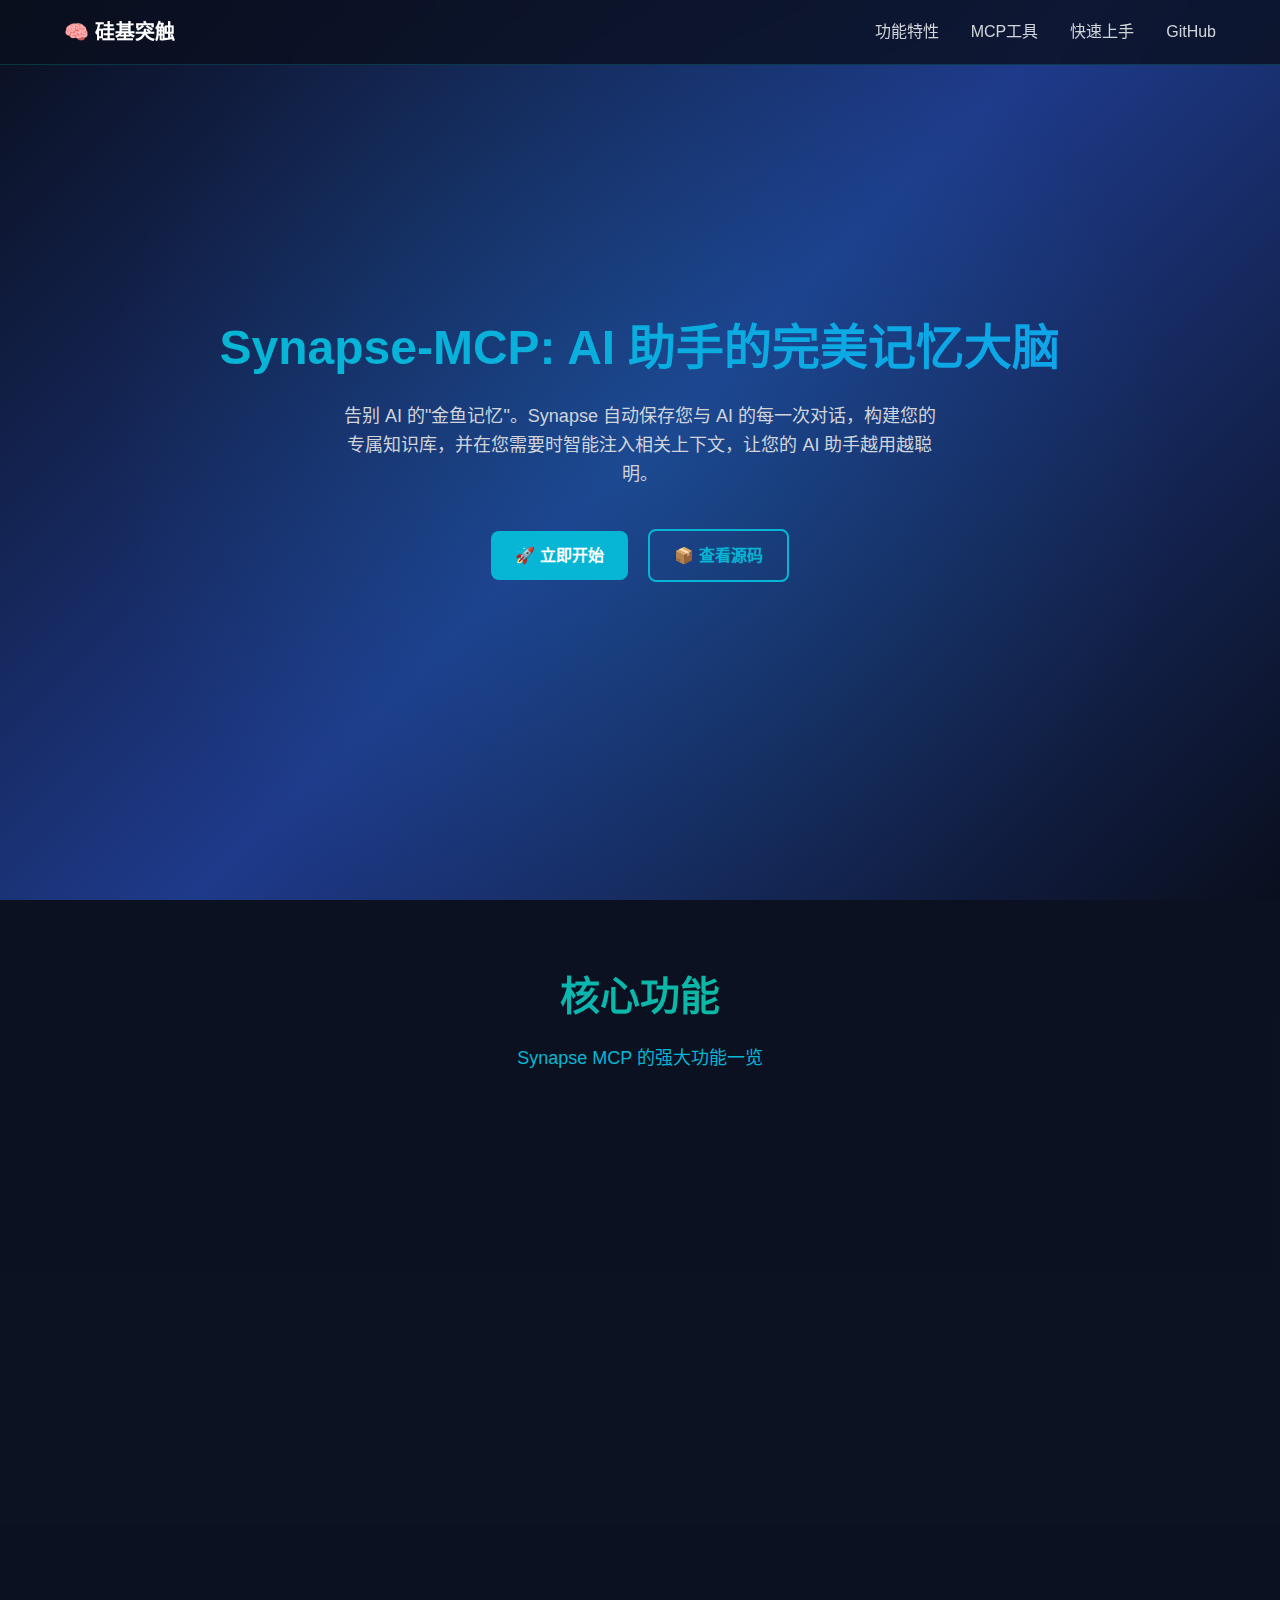
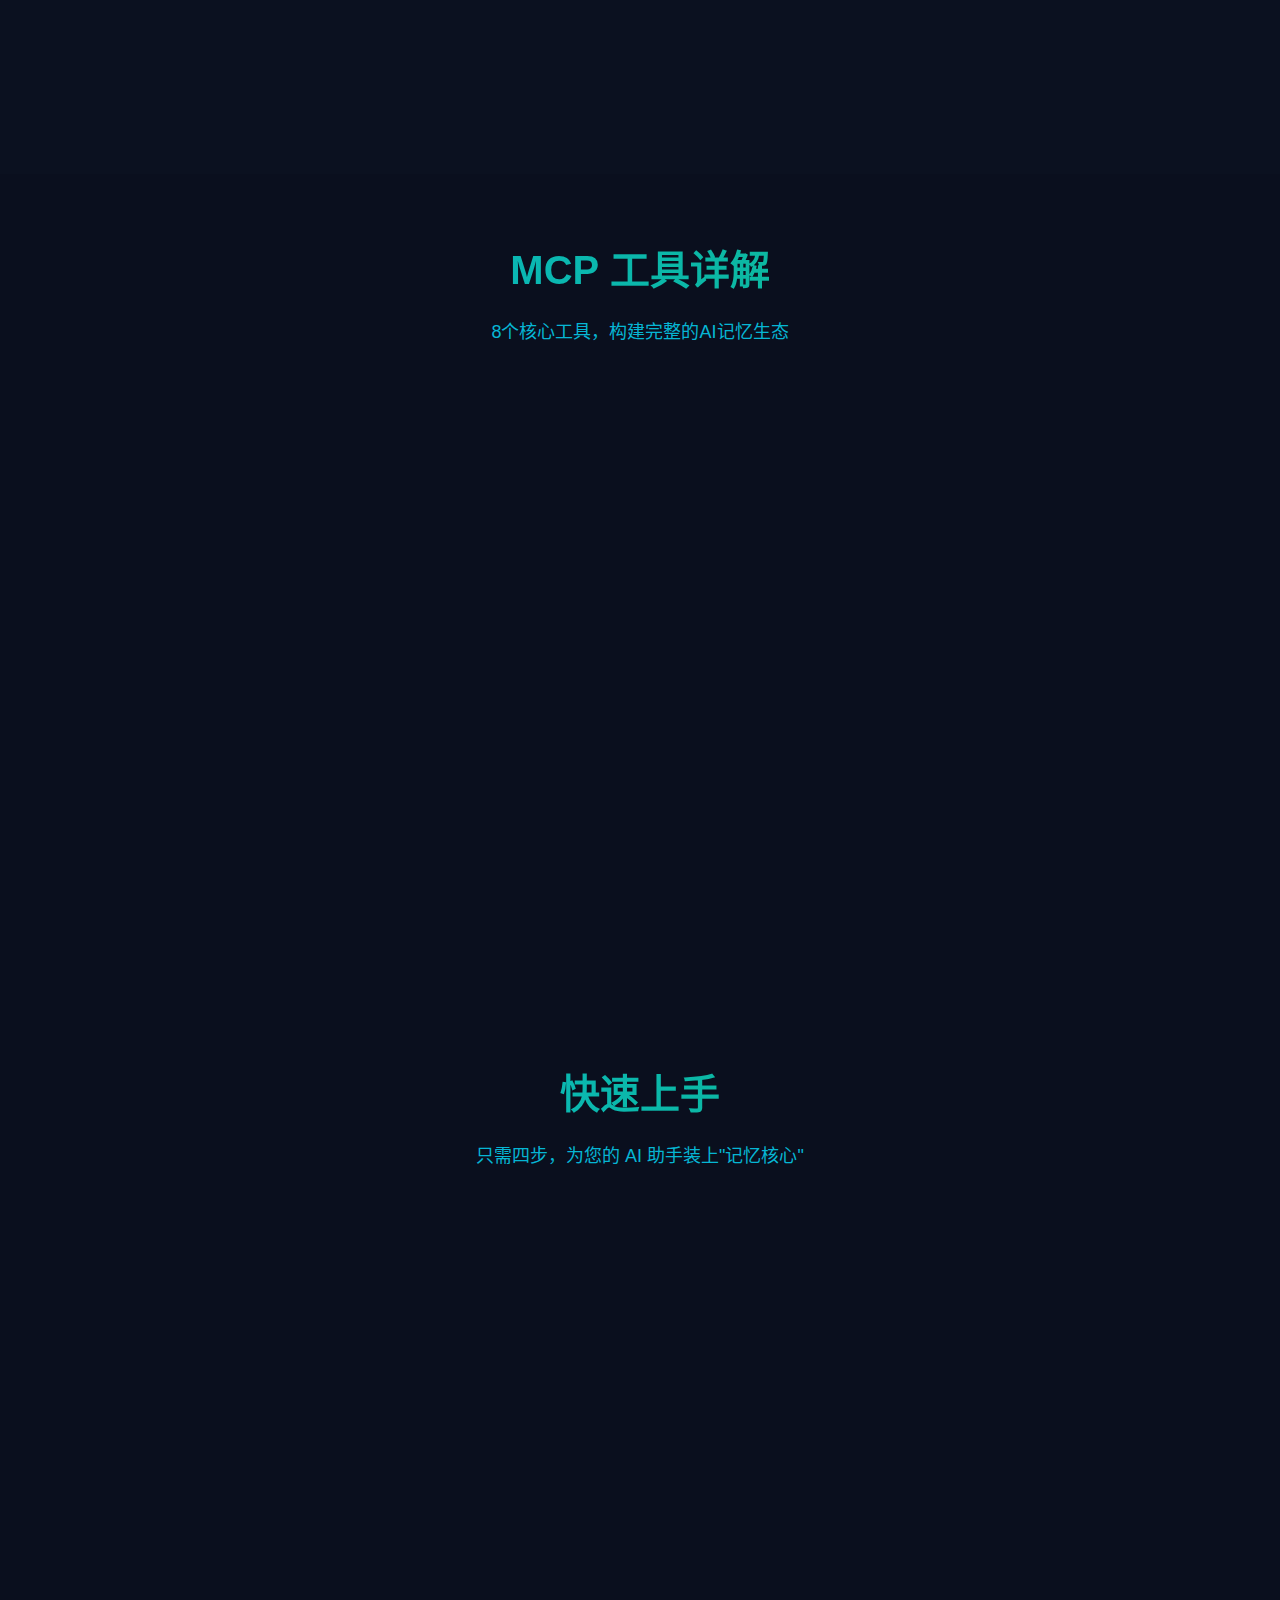
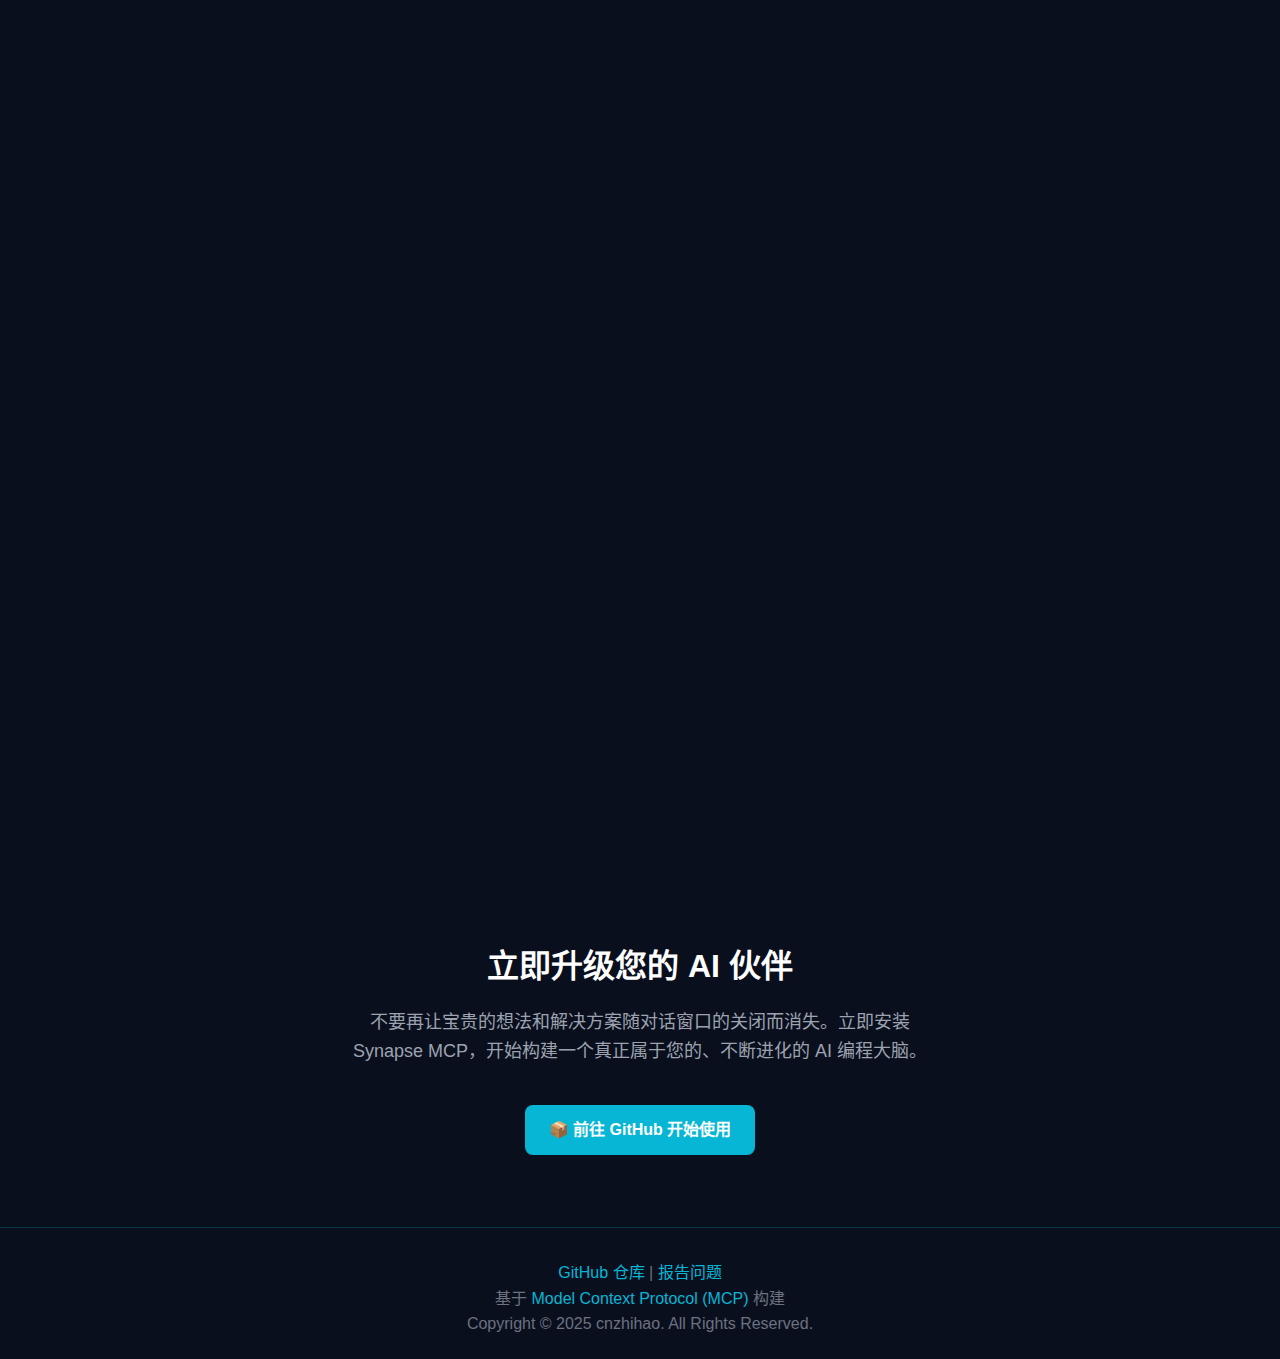
<file: website/standalone.html>
<!DOCTYPE html>
<html lang="zh-CN">
<head>
    <meta charset="UTF-8">
    <meta name="viewport" content="width=device-width, initial-scale=1.0">
    <title>硅基突触 (Synapse-MCP) - 为您的 AI 编程助手赋予长期记忆</title>
    <style>
        /* 内联所有CSS，避免外部依赖 */
        * {
            margin: 0;
            padding: 0;
            box-sizing: border-box;
        }
        
        body {
            font-family: 'Segoe UI', Tui, sans-serif;
            background-color: #0A0F1E;
            color: #E0E0E0;
            line-height: 1.6;
        }
        
        .container {
            max-width: 1200px;
            margin: 0 auto;
            padding: 0 1.5rem;
        }
        
        /* Header */
        .header {
            position: fixed;
            top: 0;
            left: 0;
            right: 0;
            z-index: 50;
            background: rgba(10, 15, 30, 0.8);
            backdrop-filter: blur(10px);
            border-bottom: 1px solid rgba(8, 212, 212, 0.2);
            padding: 1rem 0;
        }
        
        .header-content {
            display: flex;
            justify-content: space-between;
            align-items: center;
        }
        
        .logo {
            color: white;
            font-size: 1.25rem;
            font-weight: bold;
            text-decoration: none;
            display: flex;
            align-items: center;
            gap: 0.5rem;
        }
        
        .nav {
            display: flex;
            gap: 2rem;
        }
        
        .nav a {
            color: #D1D5DB;
            text-decoration: none;
            transition: color 0.3s;
        }
        
        .nav a:hover {
            color: #06B6D4;
        }
        
        /* Hero Section */
        .hero {
            height: 100vh;
            display: flex;
            align-items: center;
            justify-content: center;
            text-align: center;
            background: linear-gradient(135deg, #0A0F1E 0%, #1E3A8A 50%, #0A0F1E 100%);
            position: relative;
        }
        
        .hero::before {
            content: '';
            position: absolute;
            inset: 0;
            background: radial-gradient(circle at center, rgba(8, 212, 212, 0.1) 0%, transparent 70%);
        }
        
        .hero-content {
            position: relative;
            z-index: 10;
            padding: 2rem;
        }
        
        .hero h1 {
            font-size: 3rem;
            font-weight: bold;
            margin-bottom: 1rem;
            background: linear-gradient(to right, #06B6D4, #0EA5E9);
            -webkit-background-clip: text;
            -webkit-text-fill-color: transparent;
            background-clip: text;
        }
        
        .hero p {
            font-size: 1.125rem;
            color: #D1D5DB;
            margin-bottom: 2rem;
            max-width: 600px;
            margin-left: auto;
            margin-right: auto;
        }
        
        /* Buttons */
        .btn {
            display: inline-flex;
            align-items: center;
            gap: 0.5rem;
            padding: 0.75rem 1.5rem;
            background: #06B6D4;
            color: white;
            text-decoration: none;
            border-radius: 0.5rem;
            font-weight: 600;
            transition: all 0.3s;
            margin: 0.5rem;
        }
        
        .btn:hover {
            background: #0891B2;
            transform: translateY(-2px);
            box-shadow: 0 10px 25px rgba(8, 212, 212, 0.4);
        }
        
        .btn-secondary {
            background: transparent;
            border: 2px solid #06B6D4;
            color: #06B6D4;
        }
        
        .btn-secondary:hover {
            background: #06B6D4;
            color: white;
        }
        
        /* Sections */
        .section {
            padding: 4rem 0;
        }
        
        .section-title {
            font-size: 2.5rem;
            font-weight: bold;
            text-align: center;
            margin-bottom: 1rem;
            background: linear-gradient(to right, #06B6D4, #10B981);
            -webkit-background-clip: text;
            -webkit-text-fill-color: transparent;
            background-clip: text;
        }
        
        .section-subtitle {
            text-align: center;
            font-size: 1.125rem;
            color: #06B6D4;
            margin-bottom: 3rem;
        }
        
        /* Cards */
        .grid {
            display: grid;
            gap: 2rem;
            margin-bottom: 2rem;
        }
        
        .grid-3 {
            grid-template-columns: repeat(auto-fit, minmax(300px, 1fr));
        }
        
        .card {
            background: rgba(17, 24, 39, 0.8);
            padding: 2rem;
            border-radius: 1rem;
            border: 1px solid rgba(8, 212, 212, 0.2);
            transition: all 0.3s;
        }
        
        .card:hover {
            transform: translateY(-5px);
            border-color: rgba(8, 212, 212, 0.6);
            box-shadow: 0 20px 40px rgba(8, 212, 212, 0.2);
        }
        
        .card-icon {
            width: 3rem;
            height: 3rem;
            background: rgba(8, 212, 212, 0.2);
            border-radius: 0.75rem;
            display: flex;
            align-items: center;
            justify-content: center;
            color: #06B6D4;
            font-size: 1.5rem;
            margin-bottom: 1.5rem;
        }
        
        .card h3 {
            color: white;
            font-size: 1.25rem;
            font-weight: bold;
            margin-bottom: 1rem;
        }
        
        .card p {
            color: #9CA3AF;
        }
        
        /* Features */
        .features {
            background: rgba(17, 24, 39, 0.3);
        }
        
        /* Quick Start */
        .step {
            display: flex;
            align-items: flex-start;
            gap: 2rem;
            margin-bottom: 3rem;
        }
        
        .step-number {
            width: 3rem;
            height: 3rem;
            background: rgba(8, 212, 212, 0.2);
            color: #06B6D4;
            border-radius: 50%;
            display: flex;
            align-items: center;
            justify-content: center;
            font-weight: bold;
            font-size: 1.25rem;
            flex-shrink: 0;
        }
        
        .step-content h3 {
            color: white;
            font-size: 1.25rem;
            font-weight: bold;
            margin-bottom: 0.5rem;
        }
        
        .step-content p {
            color: #9CA3AF;
            margin-bottom: 1rem;
        }
        
        .step-content pre {
            background: #111827;
            color: #D1D5DB;
            padding: 1rem;
            border-radius: 0.5rem;
            overflow-x: auto;
            border: 1px solid #374151;
        }
        
        .step-content code {
            font-family: 'Courier New', monospace;
            font-size: 0.875rem;
        }
        
        /* Footer */
        .footer {
            border-top: 1px solid rgba(8, 212, 212, 0.2);
            padding: 2rem 0;
            text-align: center;
            color: #6B7280;
        }
        
        .footer a {
            color: #06B6D4;
            text-decoration: none;
        }
        
        .footer a:hover {
            text-decoration: underline;
        }
        
        /* Responsive */
        @media (max-width: 768px) {
            .nav {
                display: none;
            }
            
            .hero h1 {
                font-size: 2rem;
            }
            
            .section-title {
                font-size: 2rem;
            }
            
            .step {
                flex-direction: column;
            }
            
            .step-number {
                align-self: flex-start;
            }
        }
        
        /* Animations */
        @keyframes fadeInUp {
            from {
                opacity: 0;
                transform: translateY(30px);
            }
            to {
                opacity: 1;
                transform: translateY(0);
            }
        }
        
        .fade-in-up {
            animation: fadeInUp 0.8s ease-out;
        }
        
        /* Smooth scrolling */
        html {
            scroll-behavior: smooth;
        }
    </style>
</head>
<body>
    <!-- Header -->
    <header class="header">
        <div class="container">
            <div class="header-content">
                <a href="#" class="logo">
                    🧠 硅基突触
                </a>
                <nav class="nav">
                    <a href="#features">功能特性</a>
                    <a href="#tools">MCP工具</a>
                    <a href="#quick-start">快速上手</a>
                    <a href="https://github.com/cnzhihao/synapse-mcp" target="_blank">GitHub</a>
                </nav>
            </div>
        </div>
    </header>

    <main>
        <!-- Hero Section -->
        <section class="hero">
            <div class="hero-content">
                <h1 class="fade-in-up">Synapse-MCP: AI 助手的完美记忆大脑</h1>
                <p class="fade-in-up">
                    告别 AI 的"金鱼记忆"。Synapse 自动保存您与 AI 的每一次对话，构建您的专属知识库，并在您需要时智能注入相关上下文，让您的 AI 助手越用越聪明。
                </p>
                <div class="fade-in-up">
                    <a href="#quick-start" class="btn">🚀 立即开始</a>
                    <a href="https://github.com/cnzhihao/synapse-mcp" target="_blank" class="btn btn-secondary">📦 查看源码</a>
                </div>
            </div>
        </section>

        <!-- Features -->
        <section id="features" class="section features">
            <div class="container">
                <h2 class="section-title">核心功能</h2>
                <p class="section-subtitle">Synapse MCP 的强大功能一览</p>
                
                <div class="grid grid-3">
                    <div class="card fade-in-up">
                        <div class="card-icon">💾</div>
                        <h3>对话自动存储</h3>
                        <p>无需手动操作，自动保存完整对话记录。支持标题、标签、分类和评级，让信息井井有条。</p>
                    </div>
                    
                    <div class="card fade-in-up">
                        <div class="card-icon">🔍</div>
                        <h3>三层智能搜索</h3>
                        <p>通过关键词、标签过滤和全文语义匹配，快速、精准地从海量历史中找到所需信息。</p>
                    </div>
                    
                    <div class="card fade-in-up">
                        <div class="card-icon">🧠</div>
                        <h3>智能上下文注入</h3>
                        <p>在新查询时，自动分析意图，从知识库提取相关历史对话注入当前上下文，让 AI 更懂你。</p>
                    </div>
                    
                    <div class="card fade-in-up">
                        <div class="card-icon">♻️</div>
                        <h3>可重用方案提取</h3>
                        <p>一键从过去对话中识别并提取高价值代码片段、方法或设计模式，形成可随时调用的"解决方案"库。</p>
                    </div>
                    
                    <div class="card fade-in-up">
                        <div class="card-icon">🗄️</div>
                        <h3>完整数据管理</h3>
                        <p>提供完整的数据生命周期管理，包括导入/导出、一键备份与恢复，确保您的知识资产安全可控。</p>
                    </div>
                    
                    <div class="card fade-in-up">
                        <div class="card-icon">🔒</div>
                        <h3>本地优先，隐私安全</h3>
                        <p>所有数据默认存储在本地，您拥有完全的控制权。隐私和数据安全是我们的首要考虑。</p>
                    </div>
                </div>
            </div>
        </section>

        <!-- MCP Tools -->
        <section id="tools" class="section">
            <div class="container">
                <h2 class="section-title">MCP 工具详解</h2>
                <p class="section-subtitle">8个核心工具，构建完整的AI记忆生态</p>
                
                <div class="grid grid-3">
                    <div class="card fade-in-up">
                        <div class="card-icon">💾</div>
                        <h3>save-conversation</h3>
                        <p>自动保存当前对话到知识库，支持AI自动分析和标签提取。</p>
                    </div>
                    
                    <div class="card fade-in-up">
                        <div class="card-icon">🔍</div>
                        <h3>search-knowledge</h3>
                        <p>使用三层智能搜索算法，精准检索相关历史对话和解决方案。</p>
                    </div>
                    
                    <div class="card fade-in-up">
                        <div class="card-icon">🧠</div>
                        <h3>inject-context</h3>
                        <p>基于多因子相关性算法，自动为当前对话注入最相关的历史上下文。</p>
                    </div>
                    
                    <div class="card fade-in-up">
                        <div class="card-icon">♻️</div>
                        <h3>extract-solutions</h3>
                        <p>智能识别并提取高价值代码片段、方法和设计模式，建立可重用解决方案库。</p>
                    </div>
                    
                    <div class="card fade-in-up">
                        <div class="card-icon">📤</div>
                        <h3>export-data</h3>
                        <p>将所有对话、解决方案和索引导出到指定目录，支持数据迁移和分享。</p>
                    </div>
                    
                    <div class="card fade-in-up">
                        <div class="card-icon">📥</div>
                        <h3>import-data</h3>
                        <p>从导出的数据目录导入对话和解决方案，支持append和overwrite模式。</p>
                    </div>
                </div>
            </div>
        </section>

        <!-- Quick Start -->
        <section id="quick-start" class="section">
            <div class="container">
                <h2 class="section-title">快速上手</h2>
                <p class="section-subtitle">只需四步，为您的 AI 助手装上"记忆核心"</p>
                
                <div class="step">
                    <div class="step-number">1</div>
                    <div class="step-content">
                        <h3>环境要求</h3>
                        <p>确保您的系统已安装：Python 3.10+ 和 uv (推荐) 或 pip。</p>
                    </div>
                </div>
                
                <div class="step">
                    <div class="step-number">2</div>
                    <div class="step-content">
                        <h3>下载并安装依赖</h3>
                        <p>克隆项目仓库并使用 uv 同步依赖项。</p>
                        <pre><code>git clone https://github.com/cnzhihao/synapse-mcp.git
cd synapse-mcp
uv sync</code></pre>
                    </div>
                </div>
                
                <div class="step">
                    <div class="step-number">3</div>
                    <div class="step-content">
                        <h3>运行 Synapse MCP 服务器</h3>
                        <p>启动服务器。我们推荐在开发时使用热重载模式。</p>
                        <pre><code># 运行生产模式
uv run mcp run src/synapse/server.py

# 运行开发模式 (带热重载)
uv run mcp dev src/synapse/server.py</code></pre>
                    </div>
                </div>
                
                <div class="step">
                    <div class="step-number">4</div>
                    <div class="step-content">
                        <h3>配置您的 MCP 客户端</h3>
                        <p>在您的项目根目录或全局配置中创建 mcp.json 文件，指向 Synapse 服务器。</p>
                        <pre><code>{
  "mcpServers": {
    "synapse": {
      "command": "uv",
      "args": [
        "--directory",
        "/path/to/your/synapse-mcp",
        "run",
        "mcp",
        "run",
        "/path/to/your/synapse-mcp/src/synapse/server.py"
      ]
    }
  }
}</code></pre>
                        <p style="color: #F59E0B; margin-top: 0.5rem;">请务必将 /path/to/your/synapse-mcp 替换为项目的实际路径。</p>
                    </div>
                </div>
            </div>
        </section>

        <!-- Final CTA -->
        <section class="section">
            <div class="container" style="text-align: center;">
                <h2 style="color: white; font-size: 2rem; margin-bottom: 1rem;">立即升级您的 AI 伙伴</h2>
                <p style="color: #9CA3AF; font-size: 1.125rem; margin-bottom: 2rem; max-width: 600px; margin-left: auto; margin-right: auto;">
                    不要再让宝贵的想法和解决方案随对话窗口的关闭而消失。立即安装 Synapse MCP，开始构建一个真正属于您的、不断进化的 AI 编程大脑。
                </p>
                <a href="https://github.com/cnzhihao/synapse-mcp" target="_blank" class="btn">📦 前往 GitHub 开始使用</a>
            </div>
        </section>
    </main>

    <!-- Footer -->
    <footer class="footer">
        <div class="container">
            <p>
                <a href="https://github.com/cnzhihao/synapse-mcp" target="_blank">GitHub 仓库</a> |
                <a href="https://github.com/cnzhihao/synapse-mcp/issues" target="_blank">报告问题</a>
            </p>
            <p>基于 <a href="https://github.com/cnzhihao/mcp" target="_blank">Model Context Protocol (MCP)</a> 构建</p>
            <p>Copyright © 2025 cnzhihao. All Rights Reserved.</p>
        </div>
    </footer>

    <script>
        // 简单的交互功能
        document.addEventListener('DOMContentLoaded', function() {
            // 平滑滚动
            document.querySelectorAll('a[href^="#"]').forEach(anchor => {
                anchor.addEventListener('click', function (e) {
                    e.preventDefault();
                    const target = document.querySelector(this.getAttribute('href'));
                    if (target) {
                        target.scrollIntoView({
                            behavior: 'smooth',
                            block: 'start'
                        });
                    }
                });
            });

            // 添加滚动动画
            const observerOptions = {
                threshold: 0.1,
                rootMargin: '0px 0px -100px 0px'
            };

            const observer = new IntersectionObserver((entries) => {
                entries.forEach(entry => {
                    if (entry.isIntersecting) {
                        entry.target.style.animation = 'fadeInUp 0.8s ease-out forwards';
                        entry.target.style.opacity = '1';
                    }
                });
            }, observerOptions);

            // 观察所有卡片元素
            document.querySelectorAll('.card, .step').forEach(el => {
                el.style.opacity = '0';
                observer.observe(el);
            });
        });
    </script>
</body>
</html>
</file>
